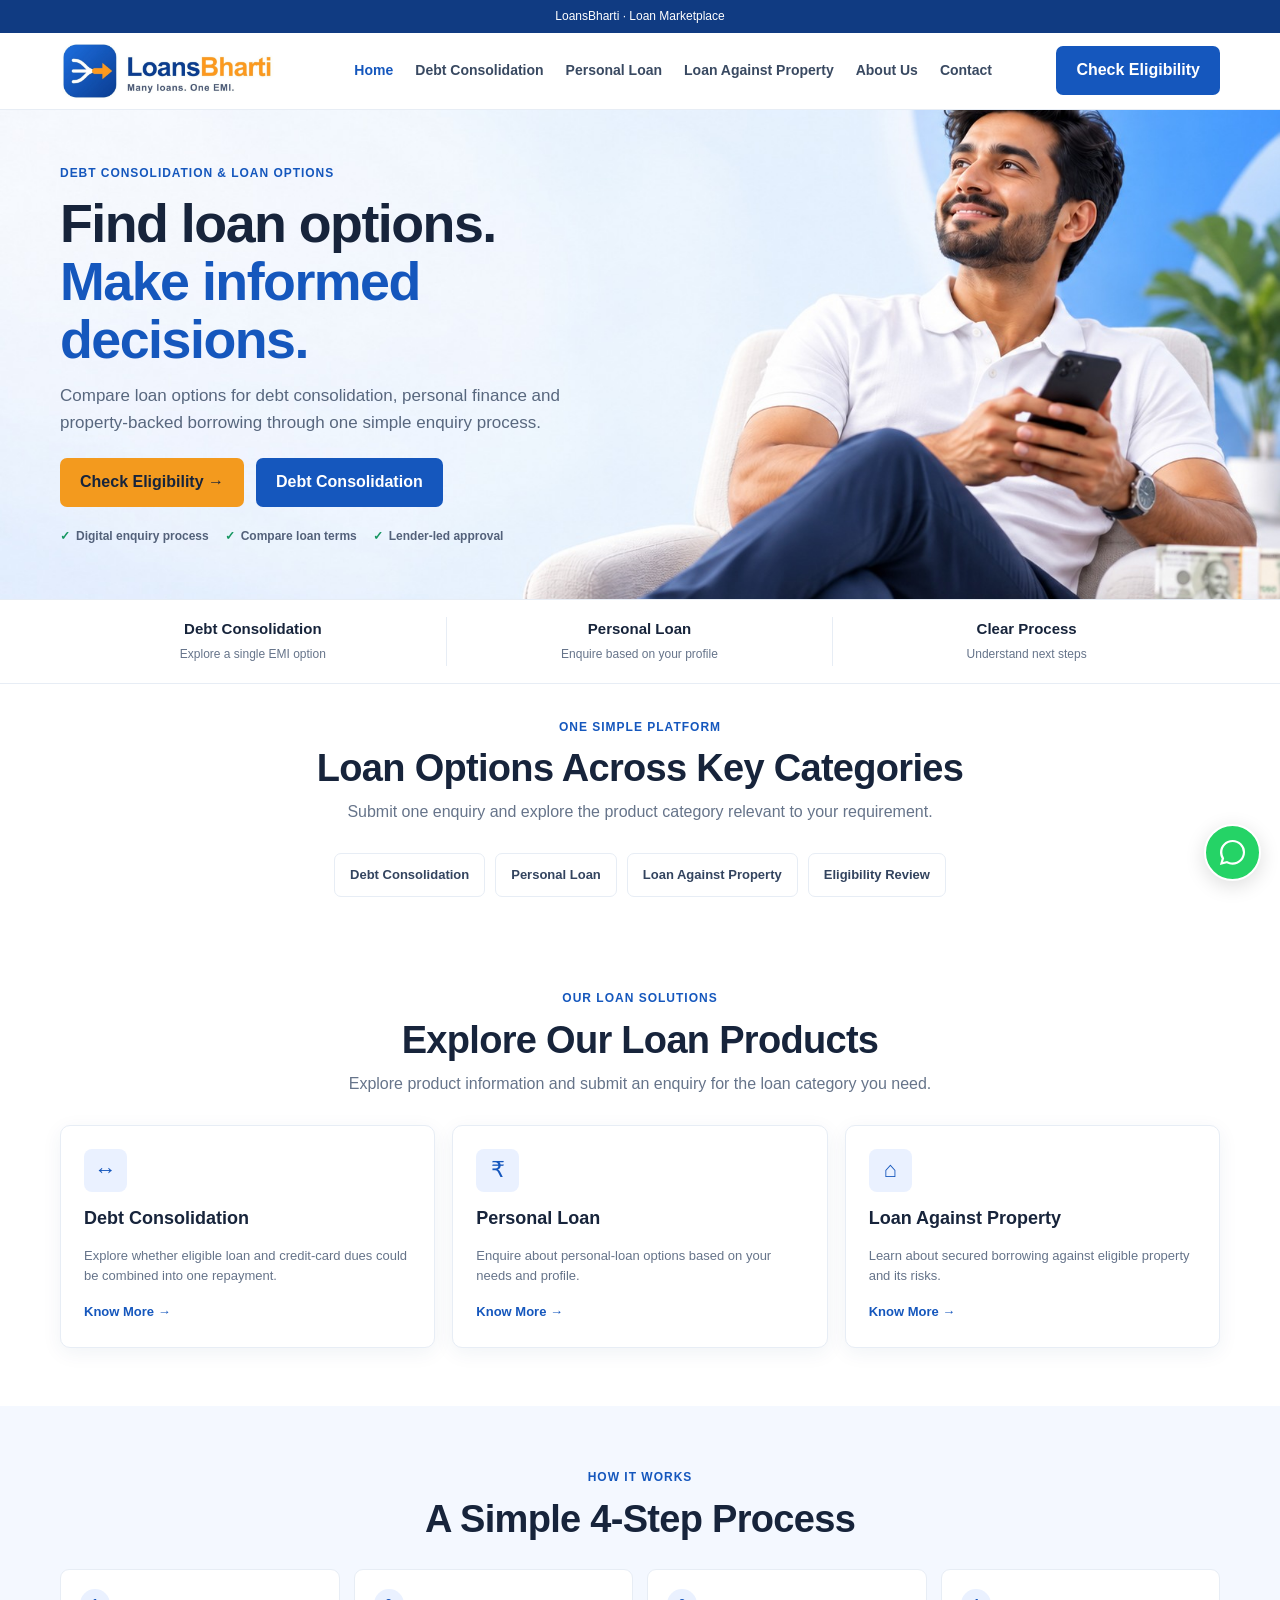
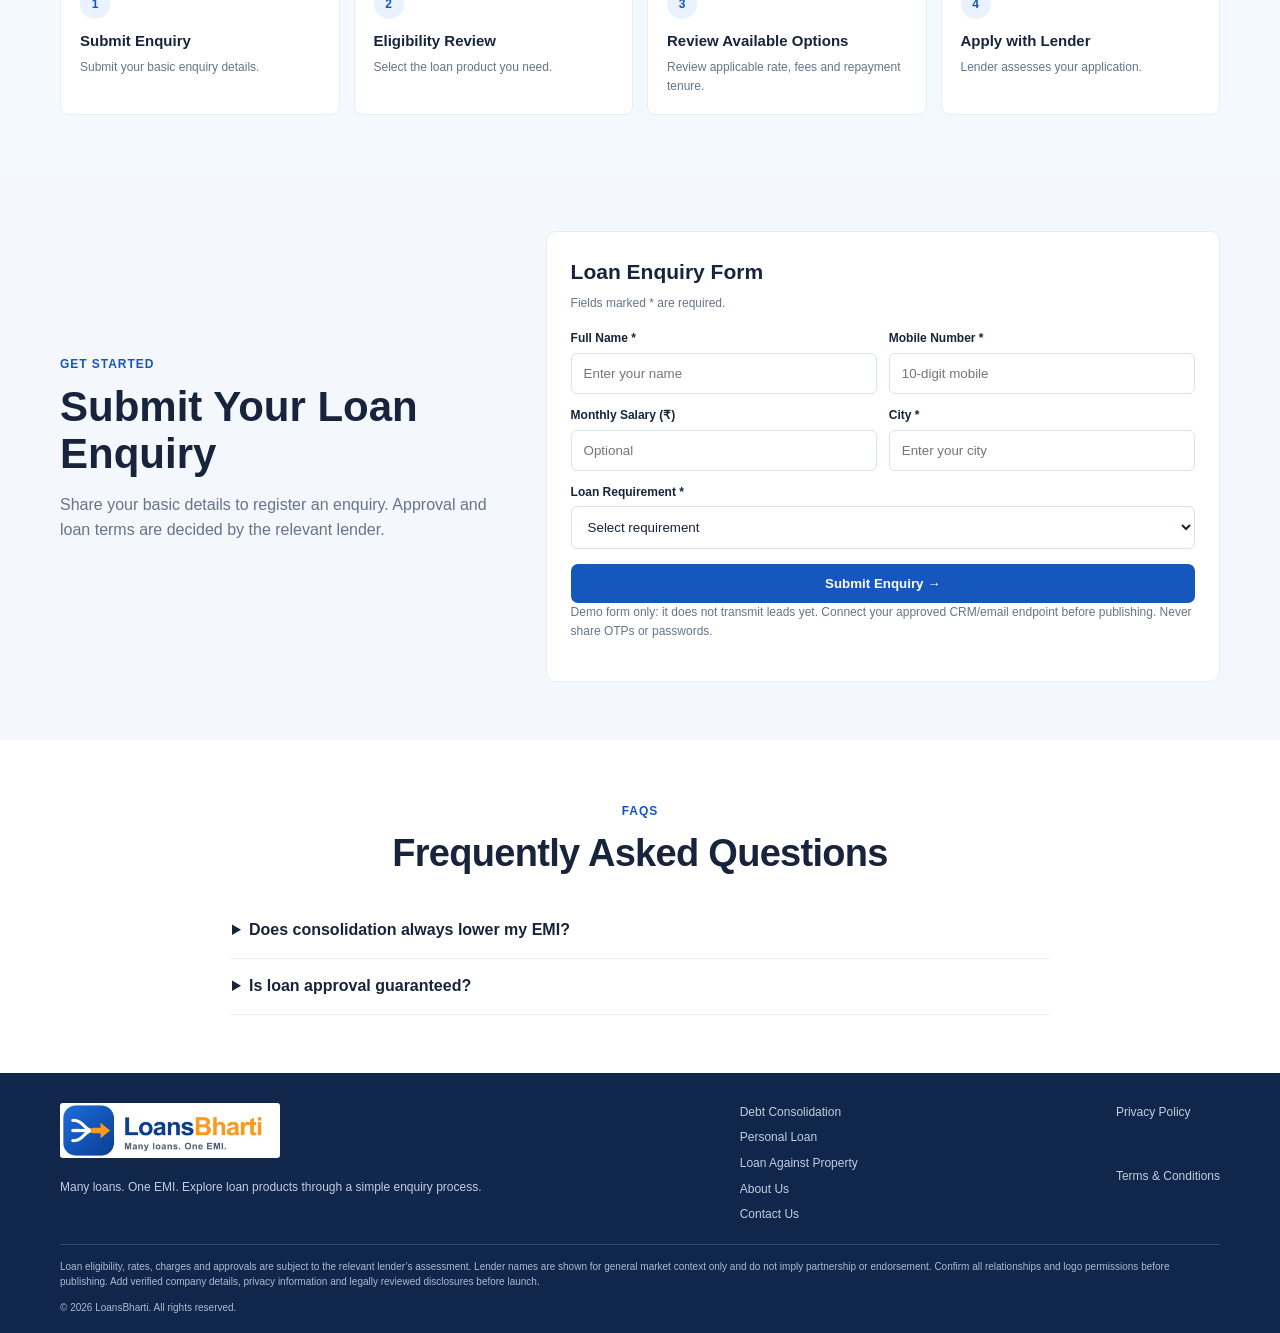
<file: index.html>
<!doctype html><html lang="en"><head><meta charset="utf-8"><meta name="viewport" content="width=device-width,initial-scale=1"><meta name="description" content="Debt consolidation and loan options from LoansBharti."><title>Home | LoansBharti</title><link rel="stylesheet" href="styles.css"></head><body><div class="top">LoansBharti · Loan Marketplace</div><header><div class="wrap nav"><a class="logo" href="index.html"><img src="assets/loansbharti-logo.jpg" alt="LoansBharti — Many loans. One EMI."></a><nav class="links" id="links"><a class="active" href="index.html">Home</a><a class="" href="debt-consolidation.html">Debt Consolidation</a><a class="" href="personal-loan.html">Personal Loan</a><a class="" href="loan-against-property.html">Loan Against Property</a><a class="" href="about.html">About Us</a><a class="" href="contact.html">Contact</a></nav><a class="btn blue" href="contact.html">Check Eligibility</a><button class="menu" id="menu" aria-label="Open menu" aria-expanded="false">☰</button></div></header><main><section class="hero"><div class="wrap"><div class="hero-copy"><div class="tag">DEBT CONSOLIDATION &amp; LOAN OPTIONS</div><h1>Find loan options.<br><span>Make informed decisions.</span></h1><p>Compare loan options for debt consolidation, personal finance and property-backed borrowing through one simple enquiry process.</p><div class="actions"><a class="btn" href="contact.html">Check Eligibility →</a><a class="btn blue" href="debt-consolidation.html">Debt Consolidation</a></div><div class="checks"><span>Digital enquiry process</span><span>Compare loan terms</span><span>Lender-led approval</span></div></div></div></section>
<div class="stats"><div class="wrap stats-grid"><div class="stat"><strong>Debt Consolidation</strong><small>Explore a single EMI option</small></div><div class="stat"><strong>Personal Loan</strong><small>Enquire based on your profile</small></div><div class="stat"><strong>Clear Process</strong><small>Understand next steps</small></div></div></div>
<section class="partners" id="partners"><div class="wrap"><div class="heading"><small>One simple platform</small><h2>Loan Options Across Key Categories</h2><p>Submit one enquiry and explore the product category relevant to your requirement.</p></div><div class="partner-row"><span class="partner">Debt Consolidation</span><span class="partner">Personal Loan</span><span class="partner">Loan Against Property</span><span class="partner">Eligibility Review</span></div></div></section>
<section><div class="wrap"><div class="heading"><small>Our loan solutions</small><h2>Explore Our Loan Products</h2><p>Explore product information and submit an enquiry for the loan category you need.</p></div><div class="cards"><article class="card"><div class="ico">↔</div><h3>Debt Consolidation</h3><p>Explore whether eligible loan and credit-card dues could be combined into one repayment.</p><a href="debt-consolidation.html">Know More →</a></article><article class="card"><div class="ico">₹</div><h3>Personal Loan</h3><p>Enquire about personal-loan options based on your needs and profile.</p><a href="personal-loan.html">Know More →</a></article><article class="card"><div class="ico">⌂</div><h3>Loan Against Property</h3><p>Learn about secured borrowing against eligible property and its risks.</p><a href="loan-against-property.html">Know More →</a></article></div></div></section>
<section class="process"><div class="wrap"><div class="heading"><small>How it works</small><h2>A Simple 4-Step Process</h2></div><div class="steps"><div class="step"><div class="num">1</div><h3>Submit Enquiry</h3><p>Submit your basic enquiry details.</p></div><div class="step"><div class="num">2</div><h3>Eligibility Review</h3><p>Select the loan product you need.</p></div><div class="step"><div class="num">3</div><h3>Review Available Options</h3><p>Review applicable rate, fees and repayment tenure.</p></div><div class="step"><div class="num">4</div><h3>Apply with Lender</h3><p>Lender assesses your application.</p></div></div></div></section><section class="apply" id="apply"><div class="wrap apply-grid"><div class="apply-copy"><div class="tag">GET STARTED</div><h2>Submit Your Loan Enquiry</h2><p>Share your basic details to register an enquiry. Approval and loan terms are decided by the relevant lender.</p></div><form class="form" id="leadForm"><h3>Loan Enquiry Form</h3><p>Fields marked * are required.</p><div class="fields"><div class="field"><label for="name">Full Name *</label><input id="name" name="name" required minlength="2" placeholder="Enter your name"></div><div class="field"><label for="phone">Mobile Number *</label><input id="phone" name="phone" required inputmode="numeric" pattern="[6-9][0-9]{9}" maxlength="10" placeholder="10-digit mobile"></div><div class="field"><label for="salary">Monthly Salary (₹)</label><input id="salary" name="salary" inputmode="numeric" placeholder="Optional"></div><div class="field"><label for="city">City *</label><input id="city" name="city" required placeholder="Enter your city"></div><div class="field full"><label for="loan">Loan Requirement *</label><select id="loan" name="loan" required><option value="">Select requirement</option><option>Debt Consolidation</option><option>Personal Loan</option><option>Loan Against Property</option><option>Other</option></select></div></div><button class="btn blue" type="submit">Submit Enquiry →</button><div class="status" id="formStatus" role="status"></div><p class="fine">Demo form only: it does not transmit leads yet. Connect your approved CRM/email endpoint before publishing. Never share OTPs or passwords.</p></form></div></section><section><div class="wrap"><div class="heading"><small>FAQs</small><h2>Frequently Asked Questions</h2></div><div class="faq"><details><summary>Does consolidation always lower my EMI?</summary><p>No. It depends on interest, fees, tenure and outstanding amounts. A lower EMI may increase total interest if the tenure is longer.</p></details><details><summary>Is loan approval guaranteed?</summary><p>No. The lender makes the final decision after its eligibility and credit assessment.</p></details></div></div></section></main><footer><div class="wrap"><div class="foot"><div><img src="assets/loansbharti-logo.jpg" alt="LoansBharti logo"><p>Many loans. One EMI. Explore loan products through a simple enquiry process.</p></div><div class="foot-links"><a href="debt-consolidation.html">Debt Consolidation</a><a href="personal-loan.html">Personal Loan</a><a href="loan-against-property.html">Loan Against Property</a><a href="about.html">About Us</a><a href="contact.html">Contact Us</a></div><div class="foot-links"><a href="privacy-policy.html">Privacy Policy</a><a href="terms.html">Terms &amp; Conditions</a></div></div><div class="legal">Loan eligibility, rates, charges and approvals are subject to the relevant lender’s assessment. Lender names are shown for general market context only and do not imply partnership or endorsement. Confirm all relationships and logo permissions before publishing. Add verified company details, privacy information and legally reviewed disclosures before launch.</div><div class="copy">© <span id="year"></span> LoansBharti. All rights reserved.</div></div></footer><a class="wa" href="https://wa.me/91XXXXXXXXXX?text=Hi%20LoansBharti%2C%20I%20want%20to%20enquire%20about%20a%20loan." target="_blank" rel="noopener noreferrer" aria-label="WhatsApp LoansBharti"><svg viewBox="0 0 32 32"><path d="M16.02 3C8.9 3 3.1 8.75 3.1 15.82c0 2.25.6 4.45 1.74 6.38L3 29l7.02-1.82a13 13 0 0 0 6 1.45h.01c7.12 0 12.92-5.75 12.92-12.82A12.75 12.75 0 0 0 16.02 3zm0 23.45c-1.84 0-3.64-.49-5.22-1.42l-.37-.22-4.17 1.08 1.11-4.03-.24-.41a10.55 10.55 0 0 1-1.62-5.63c0-5.82 4.77-10.56 10.63-10.56 2.83 0 5.49 1.1 7.49 3.09a10.46 10.46 0 0 1 3.11 7.47c0 5.82-4.77 10.56-10.63 10.56z"/></svg></a><script src="script.js"></script></body></html>
</file>
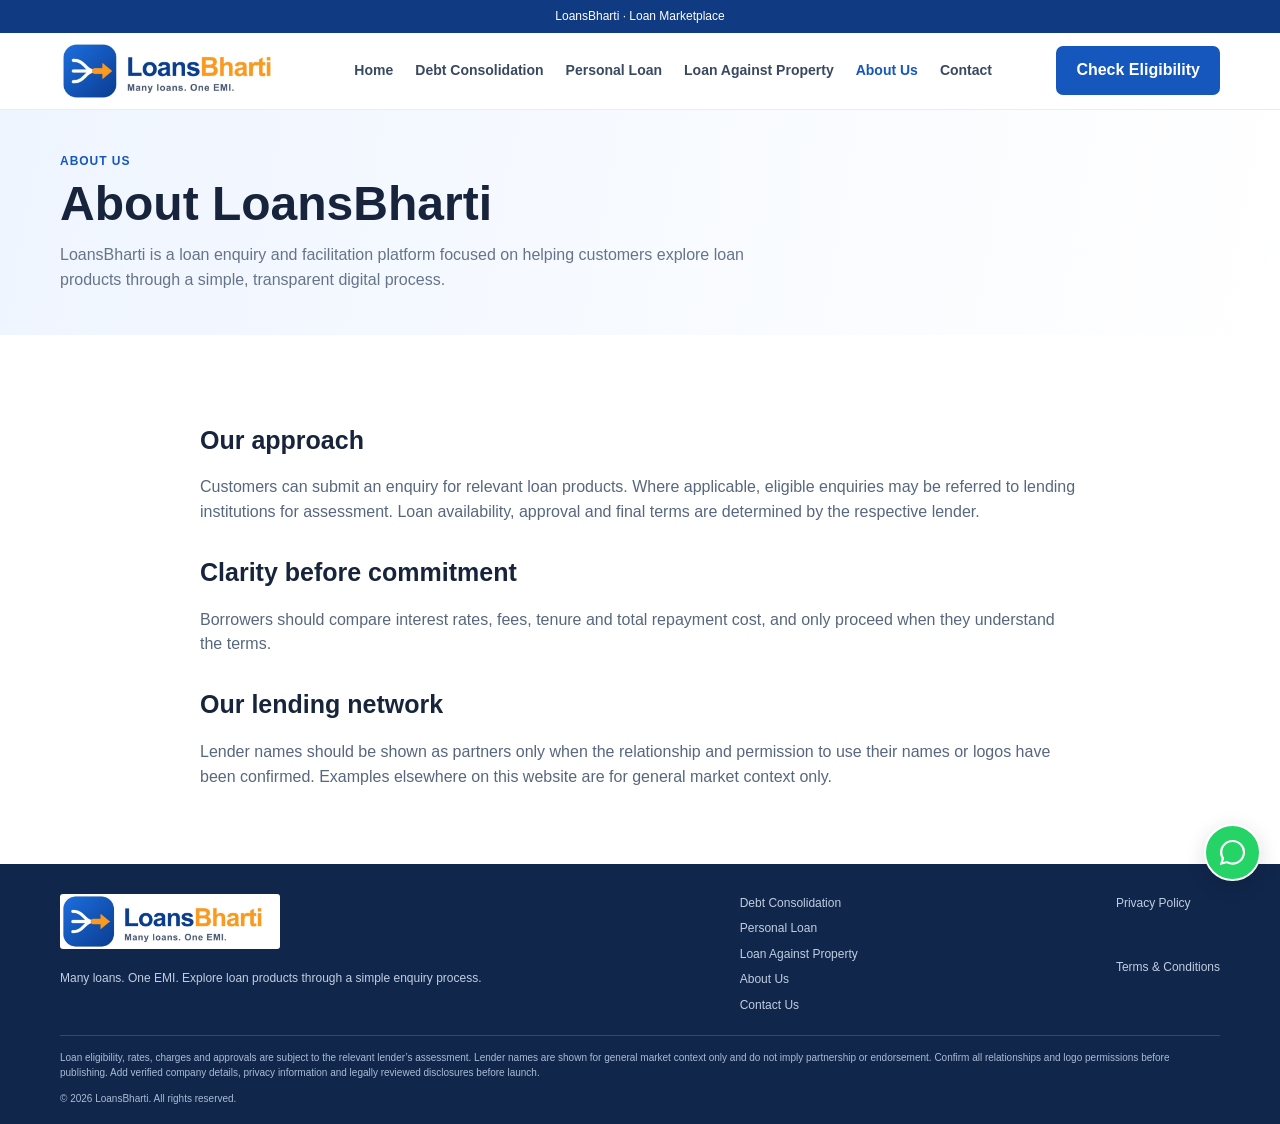
<file: about.html>
<!doctype html><html lang="en"><head><meta charset="utf-8"><meta name="viewport" content="width=device-width,initial-scale=1"><meta name="description" content="About LoansBharti."><title>About Us | LoansBharti</title><link rel="stylesheet" href="styles.css"></head><body><div class="top">LoansBharti · Loan Marketplace</div><header><div class="wrap nav"><a class="logo" href="index.html"><img src="assets/loansbharti-logo.jpg" alt="LoansBharti — Many loans. One EMI."></a><nav class="links" id="links"><a class="" href="index.html">Home</a><a class="" href="debt-consolidation.html">Debt Consolidation</a><a class="" href="personal-loan.html">Personal Loan</a><a class="" href="loan-against-property.html">Loan Against Property</a><a class="active" href="about.html">About Us</a><a class="" href="contact.html">Contact</a></nav><a class="btn blue" href="contact.html">Check Eligibility</a><button class="menu" id="menu" aria-label="Open menu" aria-expanded="false">☰</button></div></header><main><section class="banner"><div class="wrap"><div class="tag">ABOUT US</div><h1>About LoansBharti</h1><p>LoansBharti is a loan enquiry and facilitation platform focused on helping customers explore loan products through a simple, transparent digital process.</p></div></section><section><div class="wrap content"><h2>Our approach</h2><p>Customers can submit an enquiry for relevant loan products. Where applicable, eligible enquiries may be referred to lending institutions for assessment. Loan availability, approval and final terms are determined by the respective lender.</p><h2>Clarity before commitment</h2><p>Borrowers should compare interest rates, fees, tenure and total repayment cost, and only proceed when they understand the terms.</p><h2>Our lending network</h2><p>Lender names should be shown as partners only when the relationship and permission to use their names or logos have been confirmed. Examples elsewhere on this website are for general market context only.</p></div></section></main><footer><div class="wrap"><div class="foot"><div><img src="assets/loansbharti-logo.jpg" alt="LoansBharti logo"><p>Many loans. One EMI. Explore loan products through a simple enquiry process.</p></div><div class="foot-links"><a href="debt-consolidation.html">Debt Consolidation</a><a href="personal-loan.html">Personal Loan</a><a href="loan-against-property.html">Loan Against Property</a><a href="about.html">About Us</a><a href="contact.html">Contact Us</a></div><div class="foot-links"><a href="privacy-policy.html">Privacy Policy</a><a href="terms.html">Terms &amp; Conditions</a></div></div><div class="legal">Loan eligibility, rates, charges and approvals are subject to the relevant lender’s assessment. Lender names are shown for general market context only and do not imply partnership or endorsement. Confirm all relationships and logo permissions before publishing. Add verified company details, privacy information and legally reviewed disclosures before launch.</div><div class="copy">© <span id="year"></span> LoansBharti. All rights reserved.</div></div></footer><a class="wa" href="https://wa.me/91XXXXXXXXXX?text=Hi%20LoansBharti%2C%20I%20want%20to%20enquire%20about%20a%20loan." target="_blank" rel="noopener noreferrer" aria-label="WhatsApp LoansBharti"><svg viewBox="0 0 32 32"><path d="M16.02 3C8.9 3 3.1 8.75 3.1 15.82c0 2.25.6 4.45 1.74 6.38L3 29l7.02-1.82a13 13 0 0 0 6 1.45h.01c7.12 0 12.92-5.75 12.92-12.82A12.75 12.75 0 0 0 16.02 3zm0 23.45c-1.84 0-3.64-.49-5.22-1.42l-.37-.22-4.17 1.08 1.11-4.03-.24-.41a10.55 10.55 0 0 1-1.62-5.63c0-5.82 4.77-10.56 10.63-10.56 2.83 0 5.49 1.1 7.49 3.09a10.46 10.46 0 0 1 3.11 7.47c0 5.82-4.77 10.56-10.63 10.56z"/></svg></a><script src="script.js"></script></body></html>
</file>
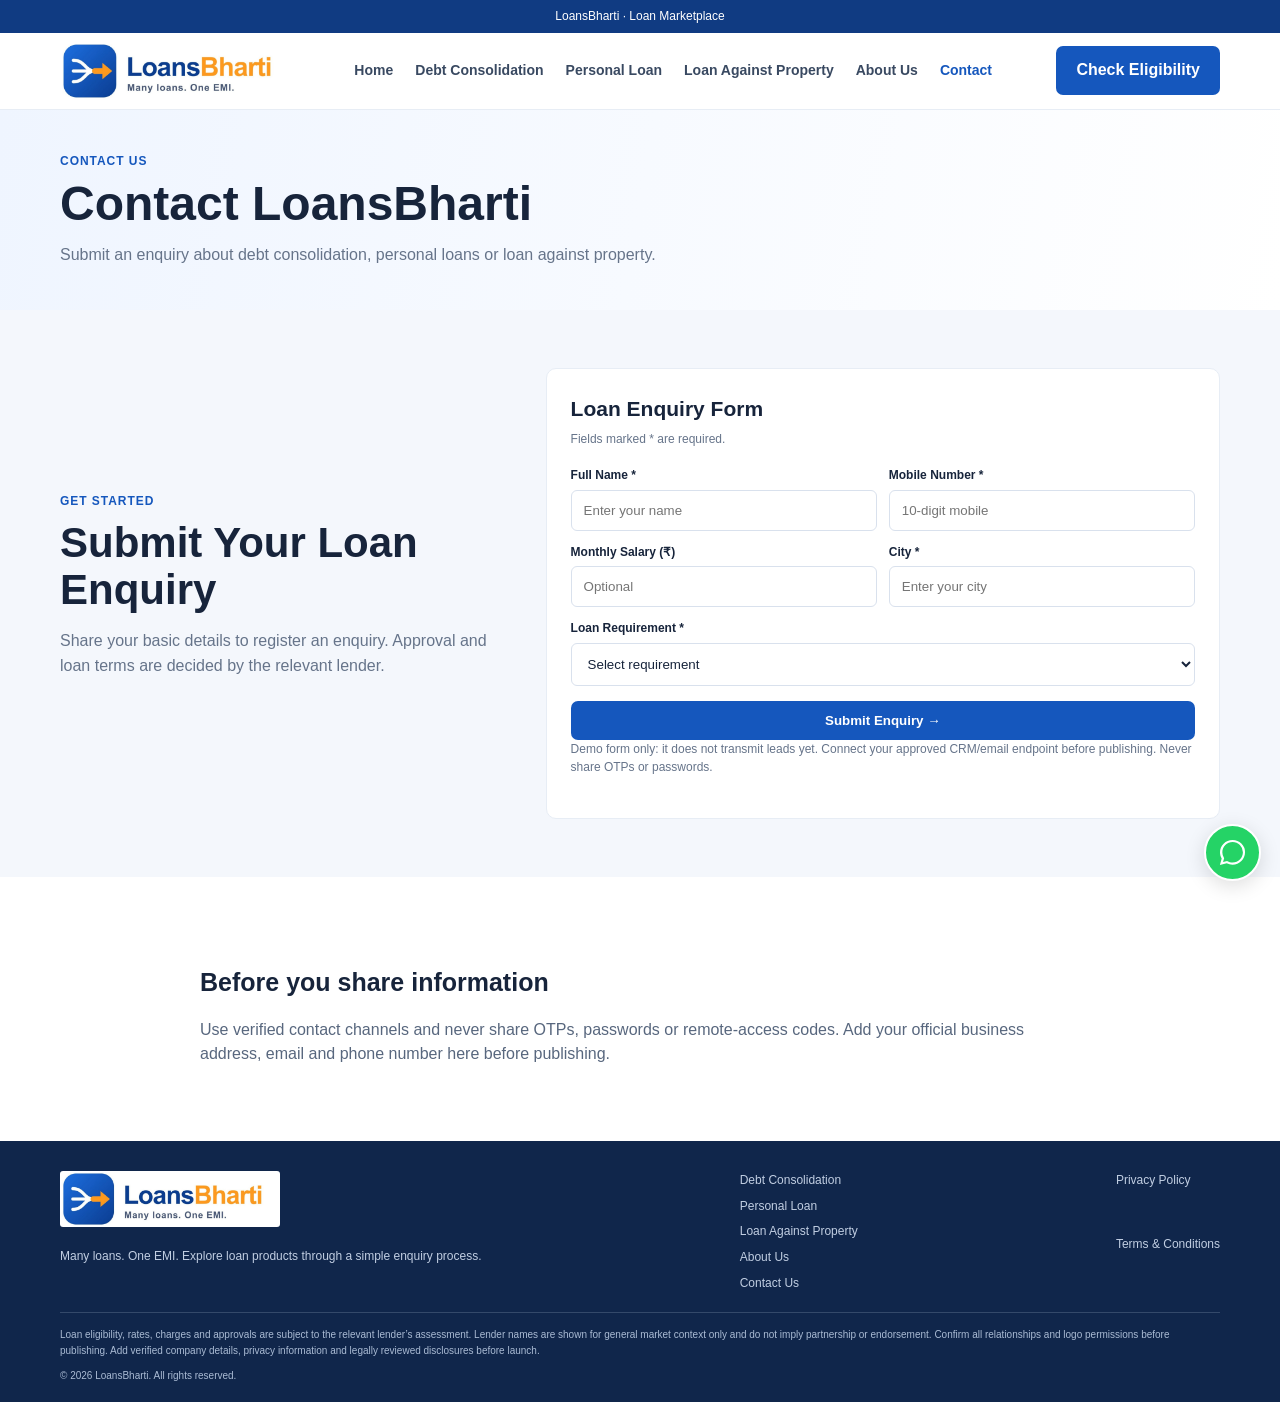
<file: contact.html>
<!doctype html><html lang="en"><head><meta charset="utf-8"><meta name="viewport" content="width=device-width,initial-scale=1"><meta name="description" content="Contact LoansBharti about loan options."><title>Contact Us | LoansBharti</title><link rel="stylesheet" href="styles.css"></head><body><div class="top">LoansBharti · Loan Marketplace</div><header><div class="wrap nav"><a class="logo" href="index.html"><img src="assets/loansbharti-logo.jpg" alt="LoansBharti — Many loans. One EMI."></a><nav class="links" id="links"><a class="" href="index.html">Home</a><a class="" href="debt-consolidation.html">Debt Consolidation</a><a class="" href="personal-loan.html">Personal Loan</a><a class="" href="loan-against-property.html">Loan Against Property</a><a class="" href="about.html">About Us</a><a class="active" href="contact.html">Contact</a></nav><a class="btn blue" href="contact.html">Check Eligibility</a><button class="menu" id="menu" aria-label="Open menu" aria-expanded="false">☰</button></div></header><main><section class="banner"><div class="wrap"><div class="tag">CONTACT US</div><h1>Contact LoansBharti</h1><p>Submit an enquiry about debt consolidation, personal loans or loan against property.</p></div></section><section class="apply" id="apply"><div class="wrap apply-grid"><div class="apply-copy"><div class="tag">GET STARTED</div><h2>Submit Your Loan Enquiry</h2><p>Share your basic details to register an enquiry. Approval and loan terms are decided by the relevant lender.</p></div><form class="form" id="leadForm"><h3>Loan Enquiry Form</h3><p>Fields marked * are required.</p><div class="fields"><div class="field"><label for="name">Full Name *</label><input id="name" name="name" required minlength="2" placeholder="Enter your name"></div><div class="field"><label for="phone">Mobile Number *</label><input id="phone" name="phone" required inputmode="numeric" pattern="[6-9][0-9]{9}" maxlength="10" placeholder="10-digit mobile"></div><div class="field"><label for="salary">Monthly Salary (₹)</label><input id="salary" name="salary" inputmode="numeric" placeholder="Optional"></div><div class="field"><label for="city">City *</label><input id="city" name="city" required placeholder="Enter your city"></div><div class="field full"><label for="loan">Loan Requirement *</label><select id="loan" name="loan" required><option value="">Select requirement</option><option>Debt Consolidation</option><option>Personal Loan</option><option>Loan Against Property</option><option>Other</option></select></div></div><button class="btn blue" type="submit">Submit Enquiry →</button><div class="status" id="formStatus" role="status"></div><p class="fine">Demo form only: it does not transmit leads yet. Connect your approved CRM/email endpoint before publishing. Never share OTPs or passwords.</p></form></div></section><section><div class="wrap content"><h2>Before you share information</h2><p>Use verified contact channels and never share OTPs, passwords or remote-access codes. Add your official business address, email and phone number here before publishing.</p></div></section></main><footer><div class="wrap"><div class="foot"><div><img src="assets/loansbharti-logo.jpg" alt="LoansBharti logo"><p>Many loans. One EMI. Explore loan products through a simple enquiry process.</p></div><div class="foot-links"><a href="debt-consolidation.html">Debt Consolidation</a><a href="personal-loan.html">Personal Loan</a><a href="loan-against-property.html">Loan Against Property</a><a href="about.html">About Us</a><a href="contact.html">Contact Us</a></div><div class="foot-links"><a href="privacy-policy.html">Privacy Policy</a><a href="terms.html">Terms &amp; Conditions</a></div></div><div class="legal">Loan eligibility, rates, charges and approvals are subject to the relevant lender’s assessment. Lender names are shown for general market context only and do not imply partnership or endorsement. Confirm all relationships and logo permissions before publishing. Add verified company details, privacy information and legally reviewed disclosures before launch.</div><div class="copy">© <span id="year"></span> LoansBharti. All rights reserved.</div></div></footer><a class="wa" href="https://wa.me/91XXXXXXXXXX?text=Hi%20LoansBharti%2C%20I%20want%20to%20enquire%20about%20a%20loan." target="_blank" rel="noopener noreferrer" aria-label="WhatsApp LoansBharti"><svg viewBox="0 0 32 32"><path d="M16.02 3C8.9 3 3.1 8.75 3.1 15.82c0 2.25.6 4.45 1.74 6.38L3 29l7.02-1.82a13 13 0 0 0 6 1.45h.01c7.12 0 12.92-5.75 12.92-12.82A12.75 12.75 0 0 0 16.02 3zm0 23.45c-1.84 0-3.64-.49-5.22-1.42l-.37-.22-4.17 1.08 1.11-4.03-.24-.41a10.55 10.55 0 0 1-1.62-5.63c0-5.82 4.77-10.56 10.63-10.56 2.83 0 5.49 1.1 7.49 3.09a10.46 10.46 0 0 1 3.11 7.47c0 5.82-4.77 10.56-10.63 10.56z"/></svg></a><script src="script.js"></script></body></html>
</file>
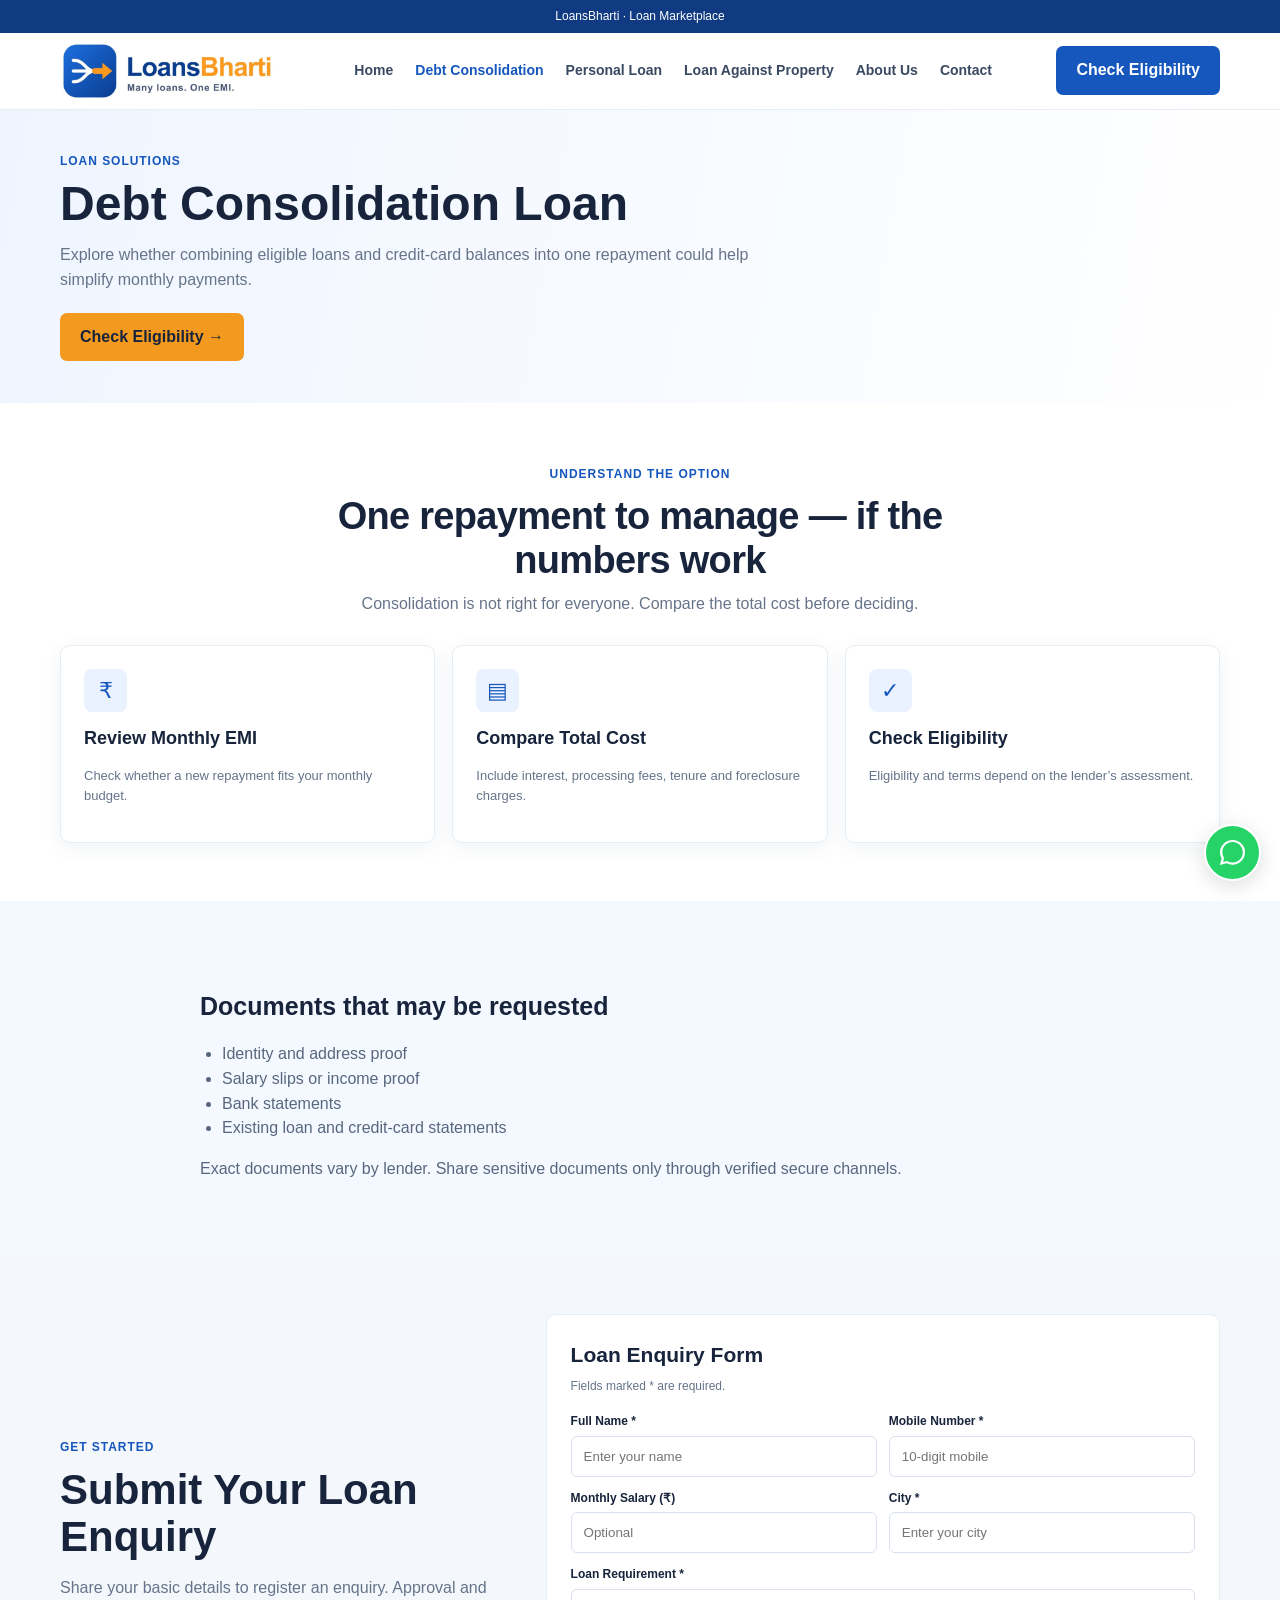
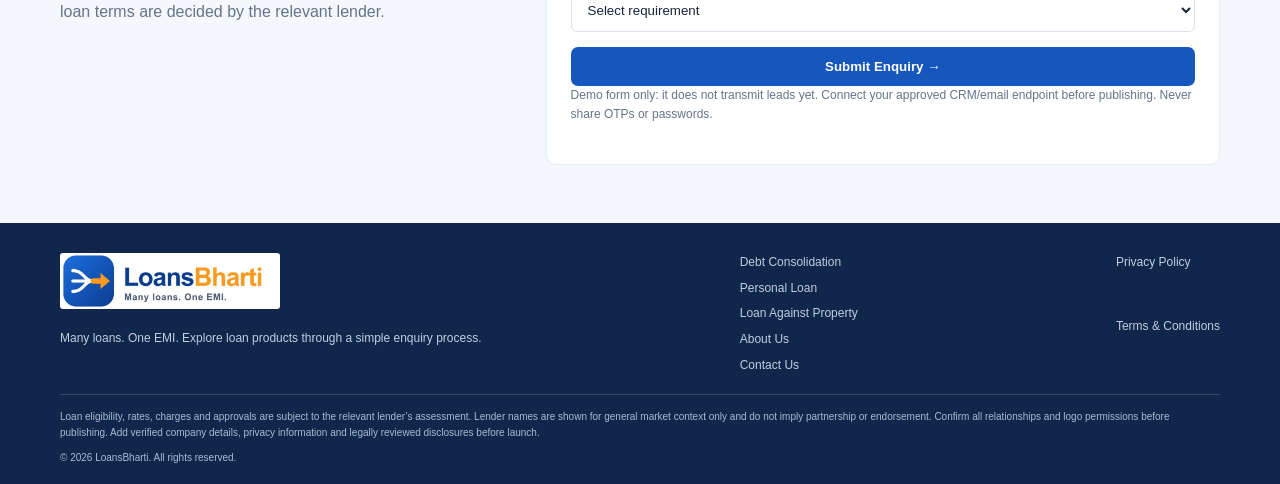
<file: debt-consolidation.html>
<!doctype html><html lang="en"><head><meta charset="utf-8"><meta name="viewport" content="width=device-width,initial-scale=1"><meta name="description" content="Understand debt consolidation and compare total repayment costs."><title>Debt Consolidation | LoansBharti</title><link rel="stylesheet" href="styles.css"></head><body><div class="top">LoansBharti · Loan Marketplace</div><header><div class="wrap nav"><a class="logo" href="index.html"><img src="assets/loansbharti-logo.jpg" alt="LoansBharti — Many loans. One EMI."></a><nav class="links" id="links"><a class="" href="index.html">Home</a><a class="active" href="debt-consolidation.html">Debt Consolidation</a><a class="" href="personal-loan.html">Personal Loan</a><a class="" href="loan-against-property.html">Loan Against Property</a><a class="" href="about.html">About Us</a><a class="" href="contact.html">Contact</a></nav><a class="btn blue" href="contact.html">Check Eligibility</a><button class="menu" id="menu" aria-label="Open menu" aria-expanded="false">☰</button></div></header><main><section class="banner"><div class="wrap"><div class="tag">LOAN SOLUTIONS</div><h1>Debt Consolidation Loan</h1><p>Explore whether combining eligible loans and credit-card balances into one repayment could help simplify monthly payments.</p><p style="margin-top:20px"><a class="btn" href="contact.html">Check Eligibility →</a></p></div></section>
<section><div class="wrap"><div class="heading"><small>Understand the option</small><h2>One repayment to manage — if the numbers work</h2><p>Consolidation is not right for everyone. Compare the total cost before deciding.</p></div><div class="cards"><article class="card"><div class="ico">₹</div><h3>Review Monthly EMI</h3><p>Check whether a new repayment fits your monthly budget.</p></article><article class="card"><div class="ico">▤</div><h3>Compare Total Cost</h3><p>Include interest, processing fees, tenure and foreclosure charges.</p></article><article class="card"><div class="ico">✓</div><h3>Check Eligibility</h3><p>Eligibility and terms depend on the lender’s assessment.</p></article></div></div></section>
<section class="process"><div class="wrap content"><h2>Documents that may be requested</h2><ul><li>Identity and address proof</li><li>Salary slips or income proof</li><li>Bank statements</li><li>Existing loan and credit-card statements</li></ul><p>Exact documents vary by lender. Share sensitive documents only through verified secure channels.</p></div></section><section class="apply" id="apply"><div class="wrap apply-grid"><div class="apply-copy"><div class="tag">GET STARTED</div><h2>Submit Your Loan Enquiry</h2><p>Share your basic details to register an enquiry. Approval and loan terms are decided by the relevant lender.</p></div><form class="form" id="leadForm"><h3>Loan Enquiry Form</h3><p>Fields marked * are required.</p><div class="fields"><div class="field"><label for="name">Full Name *</label><input id="name" name="name" required minlength="2" placeholder="Enter your name"></div><div class="field"><label for="phone">Mobile Number *</label><input id="phone" name="phone" required inputmode="numeric" pattern="[6-9][0-9]{9}" maxlength="10" placeholder="10-digit mobile"></div><div class="field"><label for="salary">Monthly Salary (₹)</label><input id="salary" name="salary" inputmode="numeric" placeholder="Optional"></div><div class="field"><label for="city">City *</label><input id="city" name="city" required placeholder="Enter your city"></div><div class="field full"><label for="loan">Loan Requirement *</label><select id="loan" name="loan" required><option value="">Select requirement</option><option>Debt Consolidation</option><option>Personal Loan</option><option>Loan Against Property</option><option>Other</option></select></div></div><button class="btn blue" type="submit">Submit Enquiry →</button><div class="status" id="formStatus" role="status"></div><p class="fine">Demo form only: it does not transmit leads yet. Connect your approved CRM/email endpoint before publishing. Never share OTPs or passwords.</p></form></div></section></main><footer><div class="wrap"><div class="foot"><div><img src="assets/loansbharti-logo.jpg" alt="LoansBharti logo"><p>Many loans. One EMI. Explore loan products through a simple enquiry process.</p></div><div class="foot-links"><a href="debt-consolidation.html">Debt Consolidation</a><a href="personal-loan.html">Personal Loan</a><a href="loan-against-property.html">Loan Against Property</a><a href="about.html">About Us</a><a href="contact.html">Contact Us</a></div><div class="foot-links"><a href="privacy-policy.html">Privacy Policy</a><a href="terms.html">Terms &amp; Conditions</a></div></div><div class="legal">Loan eligibility, rates, charges and approvals are subject to the relevant lender’s assessment. Lender names are shown for general market context only and do not imply partnership or endorsement. Confirm all relationships and logo permissions before publishing. Add verified company details, privacy information and legally reviewed disclosures before launch.</div><div class="copy">© <span id="year"></span> LoansBharti. All rights reserved.</div></div></footer><a class="wa" href="https://wa.me/91XXXXXXXXXX?text=Hi%20LoansBharti%2C%20I%20want%20to%20enquire%20about%20a%20loan." target="_blank" rel="noopener noreferrer" aria-label="WhatsApp LoansBharti"><svg viewBox="0 0 32 32"><path d="M16.02 3C8.9 3 3.1 8.75 3.1 15.82c0 2.25.6 4.45 1.74 6.38L3 29l7.02-1.82a13 13 0 0 0 6 1.45h.01c7.12 0 12.92-5.75 12.92-12.82A12.75 12.75 0 0 0 16.02 3zm0 23.45c-1.84 0-3.64-.49-5.22-1.42l-.37-.22-4.17 1.08 1.11-4.03-.24-.41a10.55 10.55 0 0 1-1.62-5.63c0-5.82 4.77-10.56 10.63-10.56 2.83 0 5.49 1.1 7.49 3.09a10.46 10.46 0 0 1 3.11 7.47c0 5.82-4.77 10.56-10.63 10.56z"/></svg></a><script src="script.js"></script></body></html>
</file>
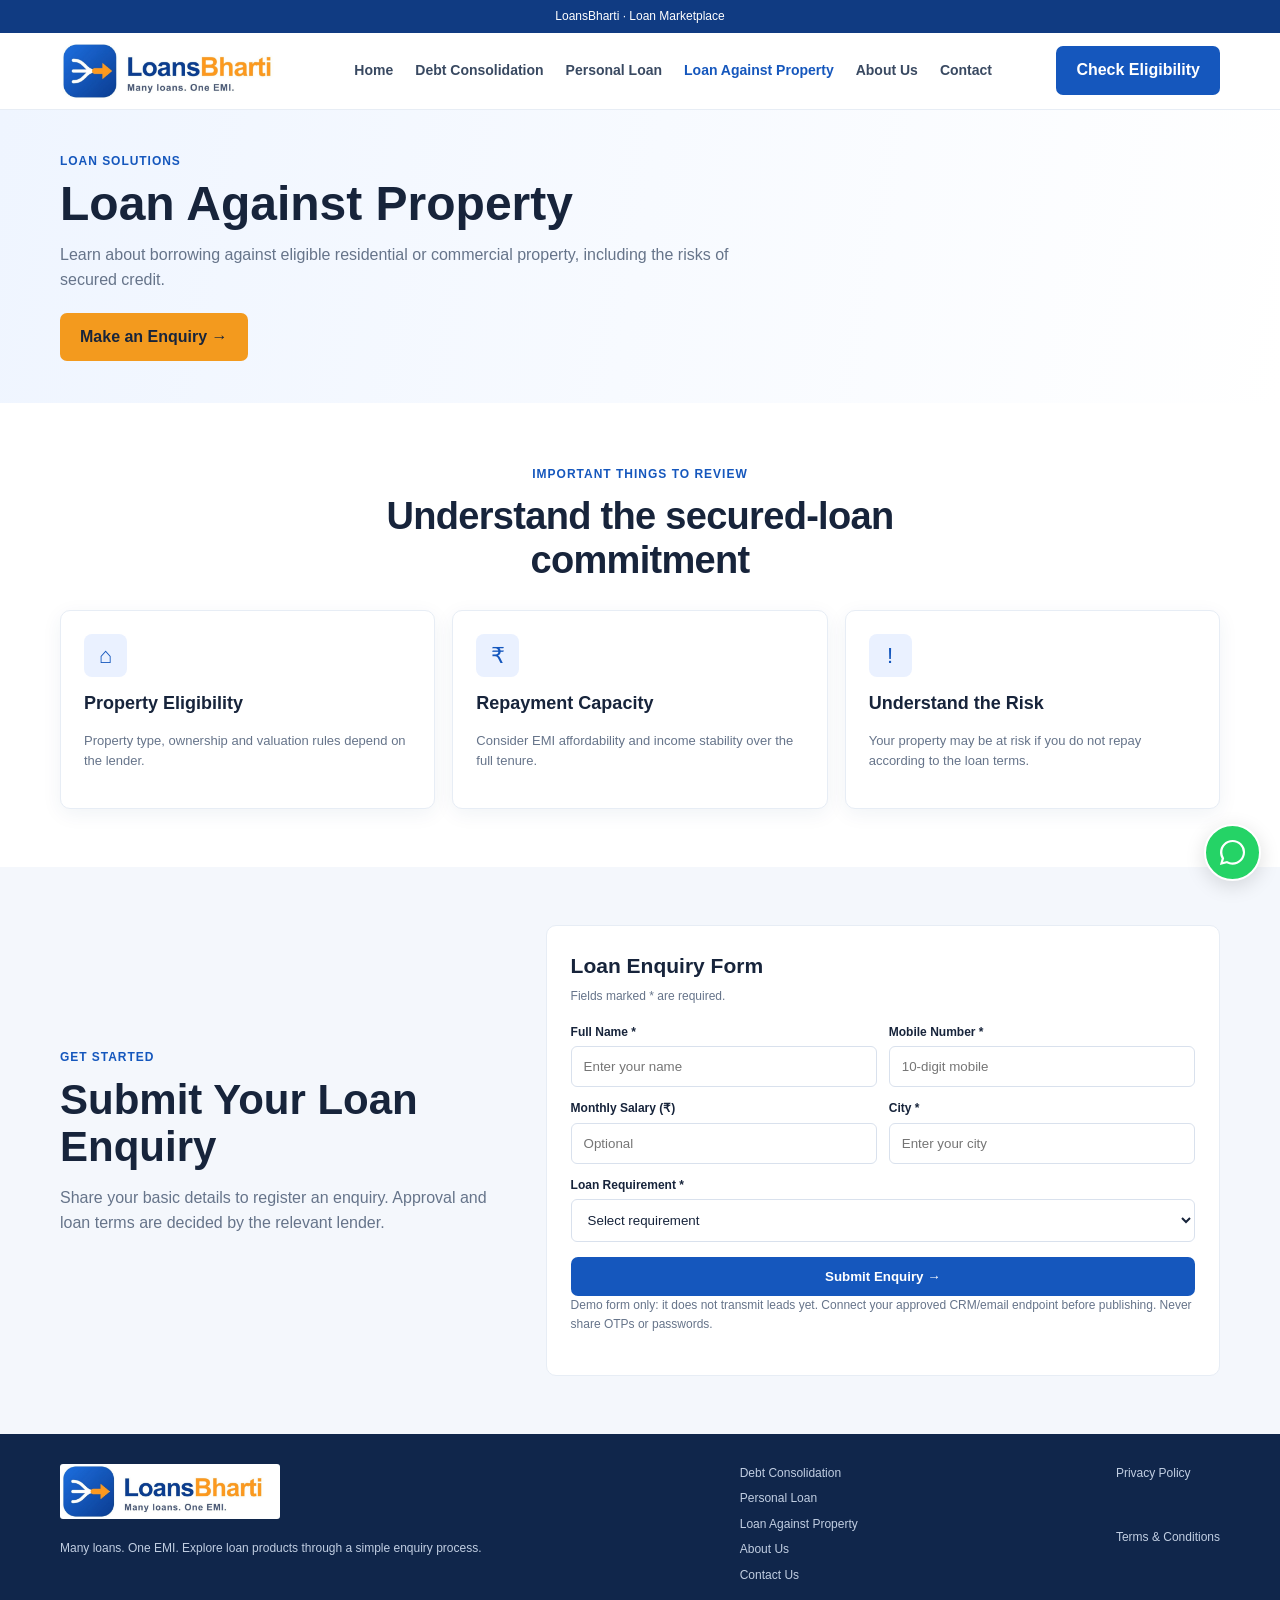
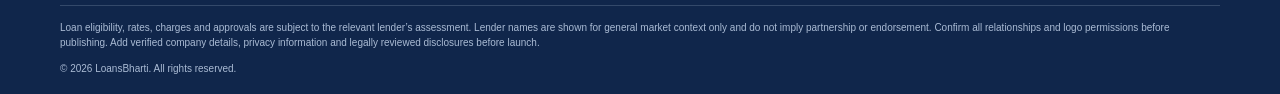
<file: loan-against-property.html>
<!doctype html><html lang="en"><head><meta charset="utf-8"><meta name="viewport" content="width=device-width,initial-scale=1"><meta name="description" content="Learn about secured loan against property options and risks."><title>Loan Against Property | LoansBharti</title><link rel="stylesheet" href="styles.css"></head><body><div class="top">LoansBharti · Loan Marketplace</div><header><div class="wrap nav"><a class="logo" href="index.html"><img src="assets/loansbharti-logo.jpg" alt="LoansBharti — Many loans. One EMI."></a><nav class="links" id="links"><a class="" href="index.html">Home</a><a class="" href="debt-consolidation.html">Debt Consolidation</a><a class="" href="personal-loan.html">Personal Loan</a><a class="active" href="loan-against-property.html">Loan Against Property</a><a class="" href="about.html">About Us</a><a class="" href="contact.html">Contact</a></nav><a class="btn blue" href="contact.html">Check Eligibility</a><button class="menu" id="menu" aria-label="Open menu" aria-expanded="false">☰</button></div></header><main><section class="banner"><div class="wrap"><div class="tag">LOAN SOLUTIONS</div><h1>Loan Against Property</h1><p>Learn about borrowing against eligible residential or commercial property, including the risks of secured credit.</p><p style="margin-top:20px"><a class="btn" href="contact.html">Make an Enquiry →</a></p></div></section>
<section><div class="wrap"><div class="heading"><small>Important things to review</small><h2>Understand the secured-loan commitment</h2></div><div class="cards"><article class="card"><div class="ico">⌂</div><h3>Property Eligibility</h3><p>Property type, ownership and valuation rules depend on the lender.</p></article><article class="card"><div class="ico">₹</div><h3>Repayment Capacity</h3><p>Consider EMI affordability and income stability over the full tenure.</p></article><article class="card"><div class="ico">!</div><h3>Understand the Risk</h3><p>Your property may be at risk if you do not repay according to the loan terms.</p></article></div></div></section><section class="apply" id="apply"><div class="wrap apply-grid"><div class="apply-copy"><div class="tag">GET STARTED</div><h2>Submit Your Loan Enquiry</h2><p>Share your basic details to register an enquiry. Approval and loan terms are decided by the relevant lender.</p></div><form class="form" id="leadForm"><h3>Loan Enquiry Form</h3><p>Fields marked * are required.</p><div class="fields"><div class="field"><label for="name">Full Name *</label><input id="name" name="name" required minlength="2" placeholder="Enter your name"></div><div class="field"><label for="phone">Mobile Number *</label><input id="phone" name="phone" required inputmode="numeric" pattern="[6-9][0-9]{9}" maxlength="10" placeholder="10-digit mobile"></div><div class="field"><label for="salary">Monthly Salary (₹)</label><input id="salary" name="salary" inputmode="numeric" placeholder="Optional"></div><div class="field"><label for="city">City *</label><input id="city" name="city" required placeholder="Enter your city"></div><div class="field full"><label for="loan">Loan Requirement *</label><select id="loan" name="loan" required><option value="">Select requirement</option><option>Debt Consolidation</option><option>Personal Loan</option><option>Loan Against Property</option><option>Other</option></select></div></div><button class="btn blue" type="submit">Submit Enquiry →</button><div class="status" id="formStatus" role="status"></div><p class="fine">Demo form only: it does not transmit leads yet. Connect your approved CRM/email endpoint before publishing. Never share OTPs or passwords.</p></form></div></section></main><footer><div class="wrap"><div class="foot"><div><img src="assets/loansbharti-logo.jpg" alt="LoansBharti logo"><p>Many loans. One EMI. Explore loan products through a simple enquiry process.</p></div><div class="foot-links"><a href="debt-consolidation.html">Debt Consolidation</a><a href="personal-loan.html">Personal Loan</a><a href="loan-against-property.html">Loan Against Property</a><a href="about.html">About Us</a><a href="contact.html">Contact Us</a></div><div class="foot-links"><a href="privacy-policy.html">Privacy Policy</a><a href="terms.html">Terms &amp; Conditions</a></div></div><div class="legal">Loan eligibility, rates, charges and approvals are subject to the relevant lender’s assessment. Lender names are shown for general market context only and do not imply partnership or endorsement. Confirm all relationships and logo permissions before publishing. Add verified company details, privacy information and legally reviewed disclosures before launch.</div><div class="copy">© <span id="year"></span> LoansBharti. All rights reserved.</div></div></footer><a class="wa" href="https://wa.me/91XXXXXXXXXX?text=Hi%20LoansBharti%2C%20I%20want%20to%20enquire%20about%20a%20loan." target="_blank" rel="noopener noreferrer" aria-label="WhatsApp LoansBharti"><svg viewBox="0 0 32 32"><path d="M16.02 3C8.9 3 3.1 8.75 3.1 15.82c0 2.25.6 4.45 1.74 6.38L3 29l7.02-1.82a13 13 0 0 0 6 1.45h.01c7.12 0 12.92-5.75 12.92-12.82A12.75 12.75 0 0 0 16.02 3zm0 23.45c-1.84 0-3.64-.49-5.22-1.42l-.37-.22-4.17 1.08 1.11-4.03-.24-.41a10.55 10.55 0 0 1-1.62-5.63c0-5.82 4.77-10.56 10.63-10.56 2.83 0 5.49 1.1 7.49 3.09a10.46 10.46 0 0 1 3.11 7.47c0 5.82-4.77 10.56-10.63 10.56z"/></svg></a><script src="script.js"></script></body></html>
</file>
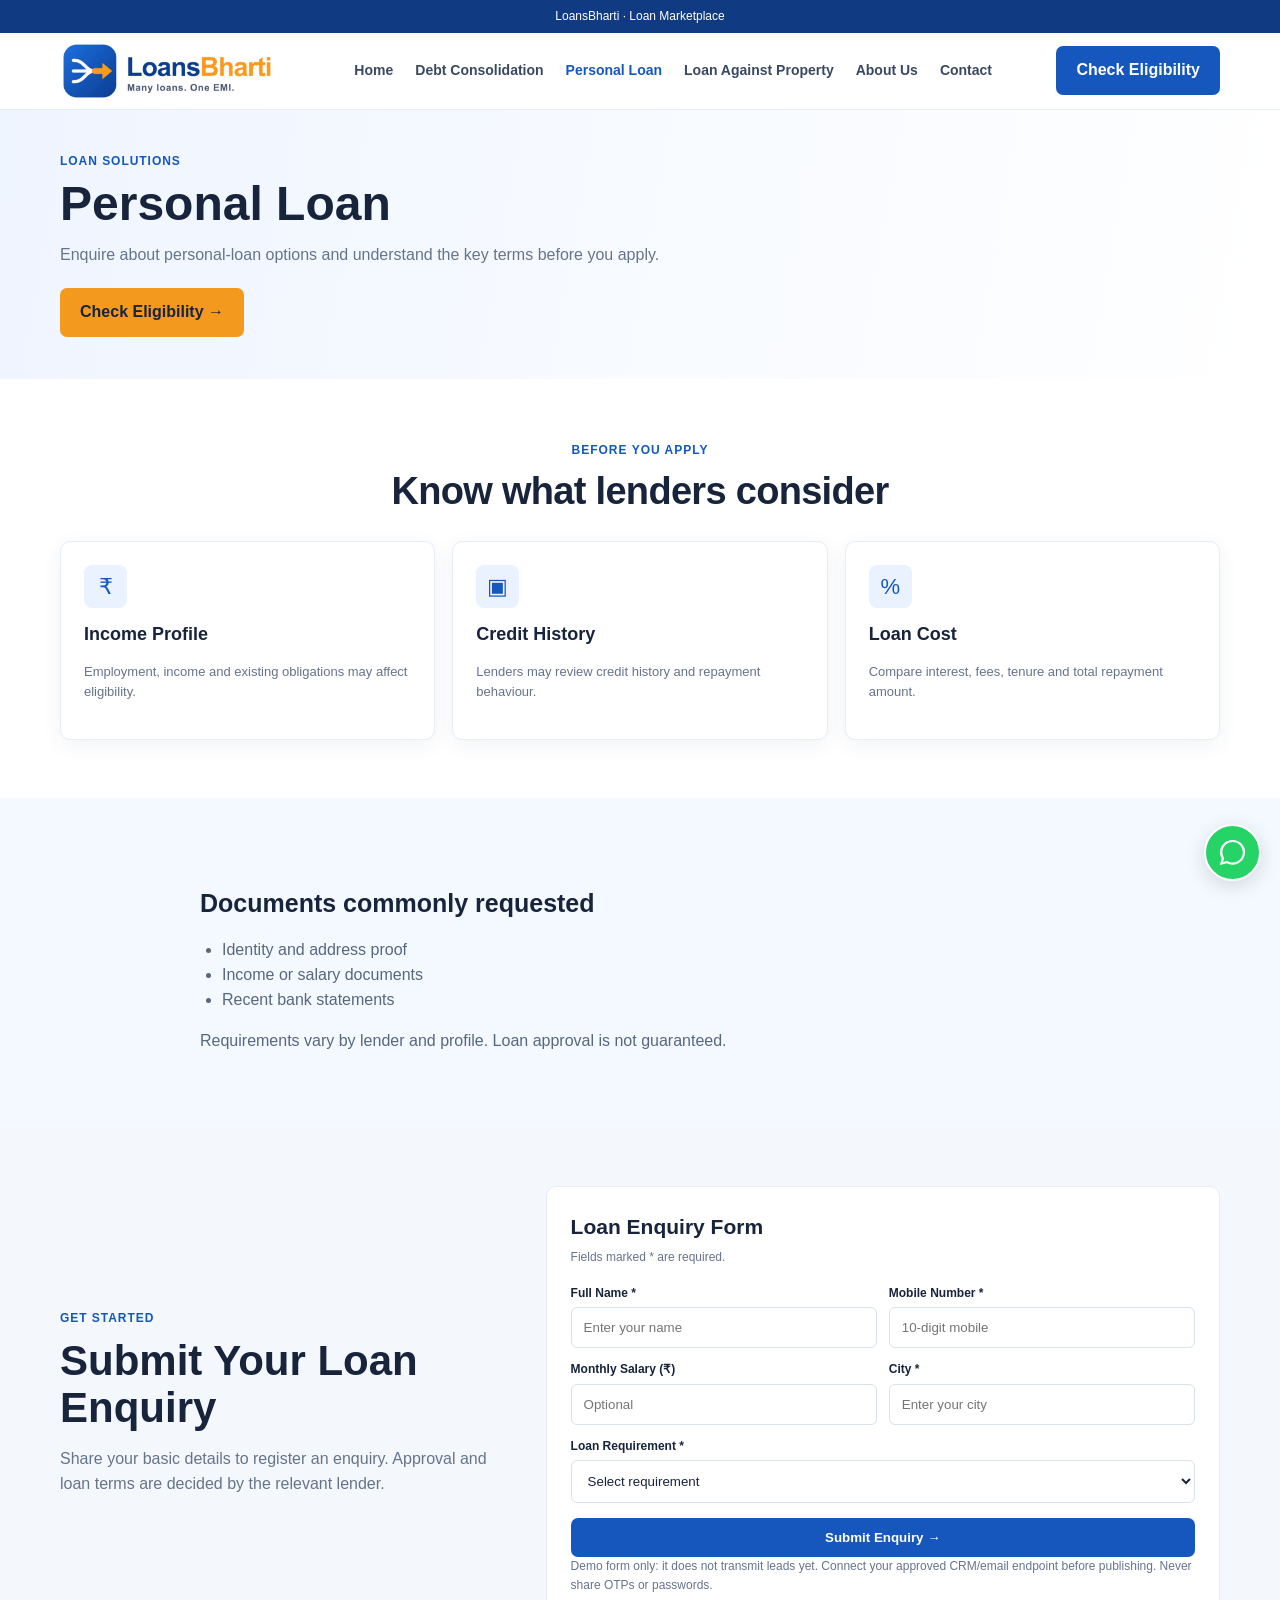
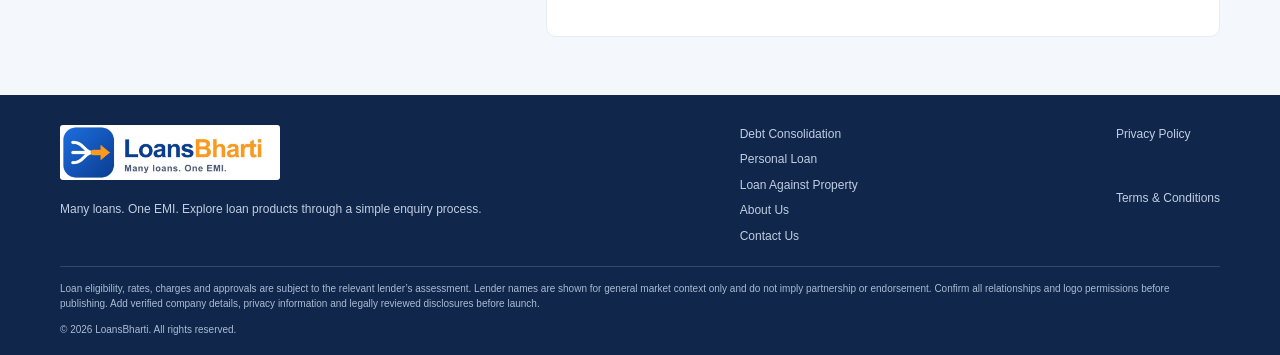
<file: personal-loan.html>
<!doctype html><html lang="en"><head><meta charset="utf-8"><meta name="viewport" content="width=device-width,initial-scale=1"><meta name="description" content="Explore personal loan enquiries and eligibility considerations."><title>Personal Loan | LoansBharti</title><link rel="stylesheet" href="styles.css"></head><body><div class="top">LoansBharti · Loan Marketplace</div><header><div class="wrap nav"><a class="logo" href="index.html"><img src="assets/loansbharti-logo.jpg" alt="LoansBharti — Many loans. One EMI."></a><nav class="links" id="links"><a class="" href="index.html">Home</a><a class="" href="debt-consolidation.html">Debt Consolidation</a><a class="active" href="personal-loan.html">Personal Loan</a><a class="" href="loan-against-property.html">Loan Against Property</a><a class="" href="about.html">About Us</a><a class="" href="contact.html">Contact</a></nav><a class="btn blue" href="contact.html">Check Eligibility</a><button class="menu" id="menu" aria-label="Open menu" aria-expanded="false">☰</button></div></header><main><section class="banner"><div class="wrap"><div class="tag">LOAN SOLUTIONS</div><h1>Personal Loan</h1><p>Enquire about personal-loan options and understand the key terms before you apply.</p><p style="margin-top:20px"><a class="btn" href="contact.html">Check Eligibility →</a></p></div></section>
<section><div class="wrap"><div class="heading"><small>Before you apply</small><h2>Know what lenders consider</h2></div><div class="cards"><article class="card"><div class="ico">₹</div><h3>Income Profile</h3><p>Employment, income and existing obligations may affect eligibility.</p></article><article class="card"><div class="ico">▣</div><h3>Credit History</h3><p>Lenders may review credit history and repayment behaviour.</p></article><article class="card"><div class="ico">%</div><h3>Loan Cost</h3><p>Compare interest, fees, tenure and total repayment amount.</p></article></div></div></section>
<section class="process"><div class="wrap content"><h2>Documents commonly requested</h2><ul><li>Identity and address proof</li><li>Income or salary documents</li><li>Recent bank statements</li></ul><p>Requirements vary by lender and profile. Loan approval is not guaranteed.</p></div></section><section class="apply" id="apply"><div class="wrap apply-grid"><div class="apply-copy"><div class="tag">GET STARTED</div><h2>Submit Your Loan Enquiry</h2><p>Share your basic details to register an enquiry. Approval and loan terms are decided by the relevant lender.</p></div><form class="form" id="leadForm"><h3>Loan Enquiry Form</h3><p>Fields marked * are required.</p><div class="fields"><div class="field"><label for="name">Full Name *</label><input id="name" name="name" required minlength="2" placeholder="Enter your name"></div><div class="field"><label for="phone">Mobile Number *</label><input id="phone" name="phone" required inputmode="numeric" pattern="[6-9][0-9]{9}" maxlength="10" placeholder="10-digit mobile"></div><div class="field"><label for="salary">Monthly Salary (₹)</label><input id="salary" name="salary" inputmode="numeric" placeholder="Optional"></div><div class="field"><label for="city">City *</label><input id="city" name="city" required placeholder="Enter your city"></div><div class="field full"><label for="loan">Loan Requirement *</label><select id="loan" name="loan" required><option value="">Select requirement</option><option>Debt Consolidation</option><option>Personal Loan</option><option>Loan Against Property</option><option>Other</option></select></div></div><button class="btn blue" type="submit">Submit Enquiry →</button><div class="status" id="formStatus" role="status"></div><p class="fine">Demo form only: it does not transmit leads yet. Connect your approved CRM/email endpoint before publishing. Never share OTPs or passwords.</p></form></div></section></main><footer><div class="wrap"><div class="foot"><div><img src="assets/loansbharti-logo.jpg" alt="LoansBharti logo"><p>Many loans. One EMI. Explore loan products through a simple enquiry process.</p></div><div class="foot-links"><a href="debt-consolidation.html">Debt Consolidation</a><a href="personal-loan.html">Personal Loan</a><a href="loan-against-property.html">Loan Against Property</a><a href="about.html">About Us</a><a href="contact.html">Contact Us</a></div><div class="foot-links"><a href="privacy-policy.html">Privacy Policy</a><a href="terms.html">Terms &amp; Conditions</a></div></div><div class="legal">Loan eligibility, rates, charges and approvals are subject to the relevant lender’s assessment. Lender names are shown for general market context only and do not imply partnership or endorsement. Confirm all relationships and logo permissions before publishing. Add verified company details, privacy information and legally reviewed disclosures before launch.</div><div class="copy">© <span id="year"></span> LoansBharti. All rights reserved.</div></div></footer><a class="wa" href="https://wa.me/91XXXXXXXXXX?text=Hi%20LoansBharti%2C%20I%20want%20to%20enquire%20about%20a%20loan." target="_blank" rel="noopener noreferrer" aria-label="WhatsApp LoansBharti"><svg viewBox="0 0 32 32"><path d="M16.02 3C8.9 3 3.1 8.75 3.1 15.82c0 2.25.6 4.45 1.74 6.38L3 29l7.02-1.82a13 13 0 0 0 6 1.45h.01c7.12 0 12.92-5.75 12.92-12.82A12.75 12.75 0 0 0 16.02 3zm0 23.45c-1.84 0-3.64-.49-5.22-1.42l-.37-.22-4.17 1.08 1.11-4.03-.24-.41a10.55 10.55 0 0 1-1.62-5.63c0-5.82 4.77-10.56 10.63-10.56 2.83 0 5.49 1.1 7.49 3.09a10.46 10.46 0 0 1 3.11 7.47c0 5.82-4.77 10.56-10.63 10.56z"/></svg></a><script src="script.js"></script></body></html>
</file>
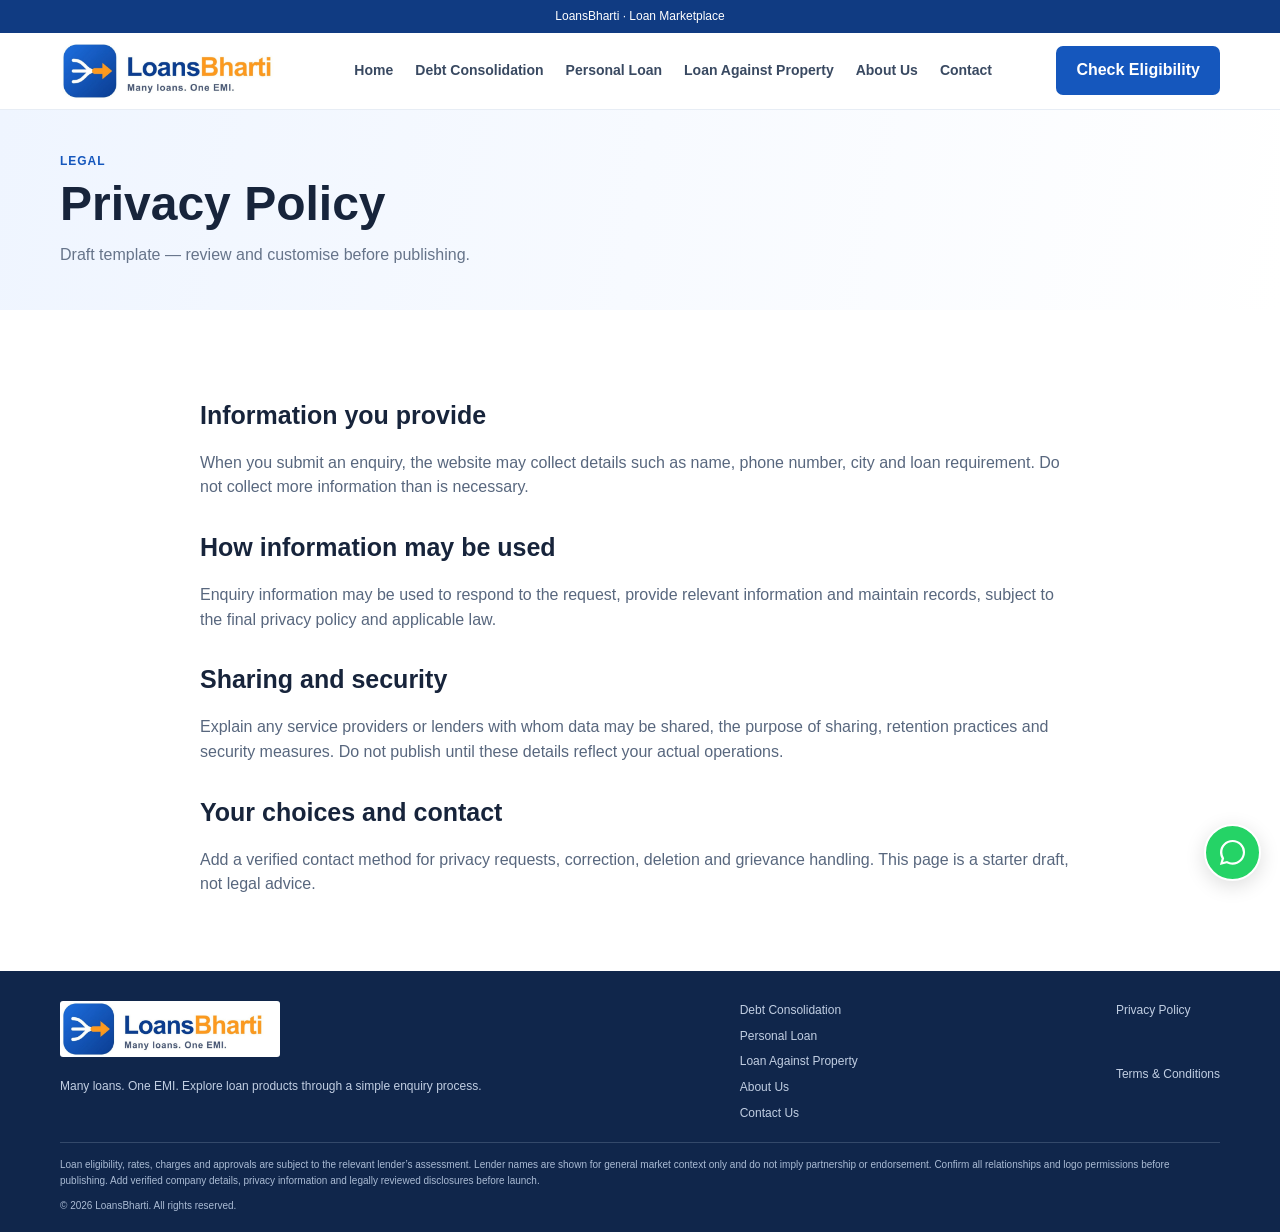
<file: privacy-policy.html>
<!doctype html><html lang="en"><head><meta charset="utf-8"><meta name="viewport" content="width=device-width,initial-scale=1"><meta name="description" content="Privacy policy draft for LoansBharti."><title>Privacy Policy | LoansBharti</title><link rel="stylesheet" href="styles.css"></head><body><div class="top">LoansBharti · Loan Marketplace</div><header><div class="wrap nav"><a class="logo" href="index.html"><img src="assets/loansbharti-logo.jpg" alt="LoansBharti — Many loans. One EMI."></a><nav class="links" id="links"><a class="" href="index.html">Home</a><a class="" href="debt-consolidation.html">Debt Consolidation</a><a class="" href="personal-loan.html">Personal Loan</a><a class="" href="loan-against-property.html">Loan Against Property</a><a class="" href="about.html">About Us</a><a class="" href="contact.html">Contact</a></nav><a class="btn blue" href="contact.html">Check Eligibility</a><button class="menu" id="menu" aria-label="Open menu" aria-expanded="false">☰</button></div></header><main><section class="banner"><div class="wrap"><div class="tag">LEGAL</div><h1>Privacy Policy</h1><p>Draft template — review and customise before publishing.</p></div></section><section><div class="wrap content"><h2>Information you provide</h2><p>When you submit an enquiry, the website may collect details such as name, phone number, city and loan requirement. Do not collect more information than is necessary.</p><h2>How information may be used</h2><p>Enquiry information may be used to respond to the request, provide relevant information and maintain records, subject to the final privacy policy and applicable law.</p><h2>Sharing and security</h2><p>Explain any service providers or lenders with whom data may be shared, the purpose of sharing, retention practices and security measures. Do not publish until these details reflect your actual operations.</p><h2>Your choices and contact</h2><p>Add a verified contact method for privacy requests, correction, deletion and grievance handling. This page is a starter draft, not legal advice.</p></div></section></main><footer><div class="wrap"><div class="foot"><div><img src="assets/loansbharti-logo.jpg" alt="LoansBharti logo"><p>Many loans. One EMI. Explore loan products through a simple enquiry process.</p></div><div class="foot-links"><a href="debt-consolidation.html">Debt Consolidation</a><a href="personal-loan.html">Personal Loan</a><a href="loan-against-property.html">Loan Against Property</a><a href="about.html">About Us</a><a href="contact.html">Contact Us</a></div><div class="foot-links"><a href="privacy-policy.html">Privacy Policy</a><a href="terms.html">Terms &amp; Conditions</a></div></div><div class="legal">Loan eligibility, rates, charges and approvals are subject to the relevant lender’s assessment. Lender names are shown for general market context only and do not imply partnership or endorsement. Confirm all relationships and logo permissions before publishing. Add verified company details, privacy information and legally reviewed disclosures before launch.</div><div class="copy">© <span id="year"></span> LoansBharti. All rights reserved.</div></div></footer><a class="wa" href="https://wa.me/91XXXXXXXXXX?text=Hi%20LoansBharti%2C%20I%20want%20to%20enquire%20about%20a%20loan." target="_blank" rel="noopener noreferrer" aria-label="WhatsApp LoansBharti"><svg viewBox="0 0 32 32"><path d="M16.02 3C8.9 3 3.1 8.75 3.1 15.82c0 2.25.6 4.45 1.74 6.38L3 29l7.02-1.82a13 13 0 0 0 6 1.45h.01c7.12 0 12.92-5.75 12.92-12.82A12.75 12.75 0 0 0 16.02 3zm0 23.45c-1.84 0-3.64-.49-5.22-1.42l-.37-.22-4.17 1.08 1.11-4.03-.24-.41a10.55 10.55 0 0 1-1.62-5.63c0-5.82 4.77-10.56 10.63-10.56 2.83 0 5.49 1.1 7.49 3.09a10.46 10.46 0 0 1 3.11 7.47c0 5.82-4.77 10.56-10.63 10.56z"/></svg></a><script src="script.js"></script></body></html>
</file>
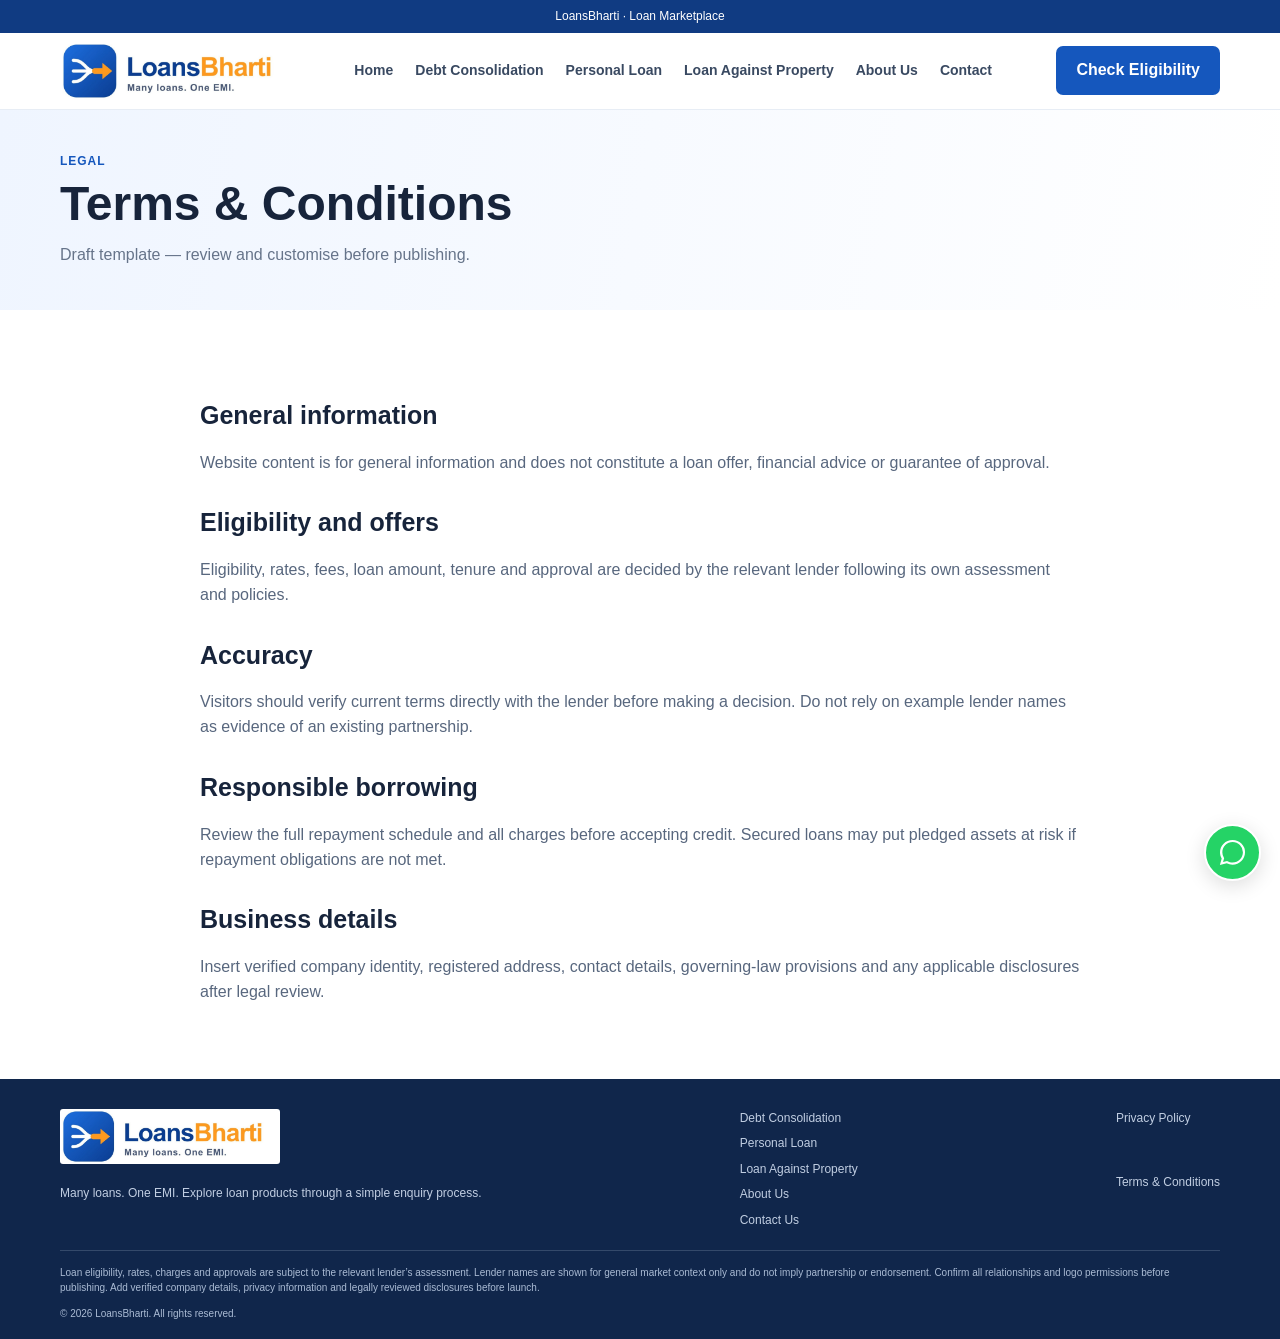
<file: terms.html>
<!doctype html><html lang="en"><head><meta charset="utf-8"><meta name="viewport" content="width=device-width,initial-scale=1"><meta name="description" content="Terms and conditions draft for LoansBharti."><title>Terms and Conditions | LoansBharti</title><link rel="stylesheet" href="styles.css"></head><body><div class="top">LoansBharti · Loan Marketplace</div><header><div class="wrap nav"><a class="logo" href="index.html"><img src="assets/loansbharti-logo.jpg" alt="LoansBharti — Many loans. One EMI."></a><nav class="links" id="links"><a class="" href="index.html">Home</a><a class="" href="debt-consolidation.html">Debt Consolidation</a><a class="" href="personal-loan.html">Personal Loan</a><a class="" href="loan-against-property.html">Loan Against Property</a><a class="" href="about.html">About Us</a><a class="" href="contact.html">Contact</a></nav><a class="btn blue" href="contact.html">Check Eligibility</a><button class="menu" id="menu" aria-label="Open menu" aria-expanded="false">☰</button></div></header><main><section class="banner"><div class="wrap"><div class="tag">LEGAL</div><h1>Terms &amp; Conditions</h1><p>Draft template — review and customise before publishing.</p></div></section><section><div class="wrap content"><h2>General information</h2><p>Website content is for general information and does not constitute a loan offer, financial advice or guarantee of approval.</p><h2>Eligibility and offers</h2><p>Eligibility, rates, fees, loan amount, tenure and approval are decided by the relevant lender following its own assessment and policies.</p><h2>Accuracy</h2><p>Visitors should verify current terms directly with the lender before making a decision. Do not rely on example lender names as evidence of an existing partnership.</p><h2>Responsible borrowing</h2><p>Review the full repayment schedule and all charges before accepting credit. Secured loans may put pledged assets at risk if repayment obligations are not met.</p><h2>Business details</h2><p>Insert verified company identity, registered address, contact details, governing-law provisions and any applicable disclosures after legal review.</p></div></section></main><footer><div class="wrap"><div class="foot"><div><img src="assets/loansbharti-logo.jpg" alt="LoansBharti logo"><p>Many loans. One EMI. Explore loan products through a simple enquiry process.</p></div><div class="foot-links"><a href="debt-consolidation.html">Debt Consolidation</a><a href="personal-loan.html">Personal Loan</a><a href="loan-against-property.html">Loan Against Property</a><a href="about.html">About Us</a><a href="contact.html">Contact Us</a></div><div class="foot-links"><a href="privacy-policy.html">Privacy Policy</a><a href="terms.html">Terms &amp; Conditions</a></div></div><div class="legal">Loan eligibility, rates, charges and approvals are subject to the relevant lender’s assessment. Lender names are shown for general market context only and do not imply partnership or endorsement. Confirm all relationships and logo permissions before publishing. Add verified company details, privacy information and legally reviewed disclosures before launch.</div><div class="copy">© <span id="year"></span> LoansBharti. All rights reserved.</div></div></footer><a class="wa" href="https://wa.me/91XXXXXXXXXX?text=Hi%20LoansBharti%2C%20I%20want%20to%20enquire%20about%20a%20loan." target="_blank" rel="noopener noreferrer" aria-label="WhatsApp LoansBharti"><svg viewBox="0 0 32 32"><path d="M16.02 3C8.9 3 3.1 8.75 3.1 15.82c0 2.25.6 4.45 1.74 6.38L3 29l7.02-1.82a13 13 0 0 0 6 1.45h.01c7.12 0 12.92-5.75 12.92-12.82A12.75 12.75 0 0 0 16.02 3zm0 23.45c-1.84 0-3.64-.49-5.22-1.42l-.37-.22-4.17 1.08 1.11-4.03-.24-.41a10.55 10.55 0 0 1-1.62-5.63c0-5.82 4.77-10.56 10.63-10.56 2.83 0 5.49 1.1 7.49 3.09a10.46 10.46 0 0 1 3.11 7.47c0 5.82-4.77 10.56-10.63 10.56z"/></svg></a><script src="script.js"></script></body></html>
</file>
<file: styles.css>
:root{--blue:#1557bd;--navy:#103b82;--orange:#f39a1e;--ink:#17243b;--muted:#66748a;--line:#e7edf5;--bg:#f4f8ff}
*{box-sizing:border-box}html{scroll-behavior:smooth}body{margin:0;color:var(--ink);font-family:Arial,Helvetica,sans-serif;line-height:1.55;overflow-x:hidden}a{text-decoration:none;color:inherit}.wrap{width:min(1160px,calc(100% - 36px));margin:auto}.top{background:var(--navy);color:#fff;text-align:center;padding:7px 12px;font-size:12px}
header{position:sticky;top:0;z-index:20;background:#fff;border-bottom:1px solid var(--line)}.nav{height:76px;display:flex;align-items:center;justify-content:space-between;gap:20px}.logo img{display:block;width:230px;max-width:100%;height:auto}.links{display:flex;align-items:center;gap:22px;font-size:14px;font-weight:700;color:#394961}.links a:hover,.links a.active{color:var(--blue)}.btn{display:inline-flex;align-items:center;justify-content:center;background:var(--orange);color:#17243b;border:0;border-radius:7px;padding:12px 20px;font-weight:800;cursor:pointer}.btn.blue{background:var(--blue);color:white}.menu{display:none;background:white;border:1px solid var(--line);border-radius:7px;padding:8px 11px}
.hero{background:#f1f6ff url("assets/indian-debt-consolidation.jpg") center right/cover no-repeat;padding:54px 0;min-height:410px}.hero-copy{max-width:560px;position:relative;z-index:1}.tag{font-size:12px;color:var(--blue);font-weight:900;letter-spacing:.08em;text-transform:uppercase}.hero h1{font-size:clamp(38px,4.2vw,55px);line-height:1.08;letter-spacing:-1.5px;margin:12px 0 15px}.hero h1 span{color:var(--blue)}.hero p{font-size:17px;color:#58677e;max-width:510px;margin:0 0 22px}.actions{display:flex;gap:12px;flex-wrap:wrap}.checks{display:flex;gap:16px;flex-wrap:wrap;margin-top:20px;font-size:12px;color:#53617a;font-weight:700}.checks span:before{content:"✓";color:#149660;margin-right:6px}
.stats{border-block:1px solid var(--line);background:white}.stats-grid{display:grid;grid-template-columns:repeat(3,1fr);padding:17px 0}.stat{text-align:center;border-right:1px solid var(--line)}.stat:last-child{border:0}.stat strong{display:block;font-size:15px}.stat small{font-size:12px;color:var(--muted)}
section{padding:58px 0}.heading{text-align:center;max-width:720px;margin:0 auto 28px}.heading small{font-size:12px;text-transform:uppercase;letter-spacing:1px;color:var(--blue);font-weight:900}.heading h2{font-size:clamp(28px,3vw,38px);line-height:1.16;margin:8px 0 10px;letter-spacing:-.7px}.heading p{color:var(--muted);margin:0}.partners{padding:30px 0;background:#fff}.partner-row{display:flex;align-items:center;justify-content:center;gap:10px;flex-wrap:wrap}.partner{border:1px solid var(--line);border-radius:7px;padding:11px 15px;font-size:13px;font-weight:800;color:#33445f;background:white}.note{font-size:10px;color:#8590a2;text-align:center;max-width:820px;margin:12px auto 0}
.cards{display:grid;grid-template-columns:repeat(3,1fr);gap:17px}.card{border:1px solid var(--line);border-radius:10px;background:white;padding:23px;box-shadow:0 5px 20px #173c7510}.ico{width:43px;height:43px;border-radius:8px;background:#eaf1ff;color:var(--blue);display:grid;place-items:center;font-size:22px;margin-bottom:13px}.card h3{font-size:18px;margin:0 0 8px}.card p,.card li{font-size:13px;color:var(--muted)}.card ul{padding-left:18px;margin:0 0 15px}.card a{font-size:13px;color:var(--blue);font-weight:800}
.steps{display:grid;grid-template-columns:repeat(4,1fr);gap:14px}.process{background:var(--bg)}.step{padding:19px;background:#fff;border:1px solid var(--line);border-radius:9px}.num{display:grid;place-items:center;width:30px;height:30px;border-radius:50%;background:#eaf1ff;color:var(--blue);font-weight:900;font-size:12px;margin-bottom:10px}.step h3{font-size:15px;margin:0 0 6px}.step p{font-size:12px;color:var(--muted);margin:0}
.content{max-width:880px;margin:auto}.content h2{font-size:25px;margin:28px 0 8px}.content p,.content li{color:#58677e}.content ul{padding-left:22px}.banner{background:linear-gradient(100deg,#eff5ff,#fff);padding:42px 0}.banner h1{font-size:clamp(34px,4vw,48px);line-height:1.1;margin:8px 0 12px}.banner p{max-width:700px;color:var(--muted);margin:0}.apply{background:#f4f7fc}.apply-grid{display:grid;grid-template-columns:.8fr 1.2fr;gap:36px;align-items:center}.apply-copy h2{font-size:clamp(30px,3.4vw,42px);line-height:1.12;margin:9px 0 13px}.apply-copy p{color:var(--muted)}.form{background:#fff;padding:24px;border:1px solid var(--line);border-radius:10px}.form h3{font-size:21px;margin:0 0 5px}.form>p{font-size:12px;color:var(--muted);margin:0 0 17px}.fields{display:grid;grid-template-columns:1fr 1fr;gap:12px}.field{display:flex;flex-direction:column;gap:5px}.field.full{grid-column:1/-1}.field label{font-size:12px;font-weight:700}.field input,.field select,.field textarea{min-width:0;width:100%;border:1px solid #d9e1ed;border-radius:6px;padding:12px;background:#fff;color:var(--ink)}.form button{width:100%;margin-top:15px}.fine{font-size:10px;color:#8993a4;margin-top:10px}.status{display:none;background:#eaf8f0;color:#17663e;border-radius:6px;padding:10px;margin-top:10px;font-size:12px}
.faq{max-width:820px;margin:auto}.faq details{padding:15px 2px;border-bottom:1px solid var(--line)}.faq summary{font-weight:700;cursor:pointer}.faq p{font-size:13px;color:var(--muted)}
footer{background:#10264b;color:#fff;padding:30px 0 18px}.foot{display:flex;justify-content:space-between;gap:24px;flex-wrap:wrap}.foot img{width:220px;max-width:100%;background:#fff;border-radius:3px}.foot p,.foot a{font-size:12px;color:#c1cee2}.foot-links{display:grid;gap:7px}.legal{border-top:1px solid #34496a;margin-top:20px;padding-top:14px;font-size:10px;color:#aabbd4}.copy{font-size:10px;color:#aabbd4;margin-top:10px}
.wa{position:fixed;right:19px;bottom:19px;width:57px;height:57px;border-radius:50%;display:grid;place-items:center;background:#25d366;color:white;box-shadow:0 5px 20px #0002;border:2px solid white;z-index:30}.wa svg{width:31px;height:31px;fill:currentColor}
@media(max-width:900px){.links{gap:12px;font-size:12px}.logo img{width:195px}.hero{background-position:58% center}.hero-copy{max-width:52%}.cards{grid-template-columns:repeat(2,1fr)}.steps{grid-template-columns:repeat(2,1fr)}.apply-grid{grid-template-columns:1fr}}
@media(max-width:650px){.wrap{width:calc(100% - 28px)}.nav{height:67px}.logo img{width:180px}.menu{display:block}.links{display:none;position:absolute;top:66px;left:14px;right:14px;background:white;border:1px solid var(--line);border-radius:8px;padding:8px;box-shadow:0 12px 28px #132c541a;flex-direction:column;align-items:stretch;gap:0}.links.open{display:flex}.links a{padding:11px;border-bottom:1px solid var(--line)}.links a:last-child{border:0}.nav>.btn{display:none}.hero{padding:34px 0;background-image:linear-gradient(90deg,rgba(244,248,255,.97) 0%,rgba(244,248,255,.88) 65%,rgba(244,248,255,.35) 100%),url("assets/indian-debt-consolidation.jpg");background-position:center right;min-height:390px}.hero-copy{max-width:90%}.hero h1{font-size:38px}.hero p{font-size:15px}.stats-grid{grid-template-columns:1fr;gap:10px}.stat{border:0;border-bottom:1px solid var(--line);padding-bottom:10px}.stat:last-child{border:0}.cards,.steps{grid-template-columns:1fr}section{padding:45px 0}.fields{grid-template-columns:1fr}.field.full{grid-column:auto}.partner-row{gap:7px}.partner{font-size:11px;padding:9px 11px}.form{padding:18px}.banner{padding:32px 0}}
</file>
